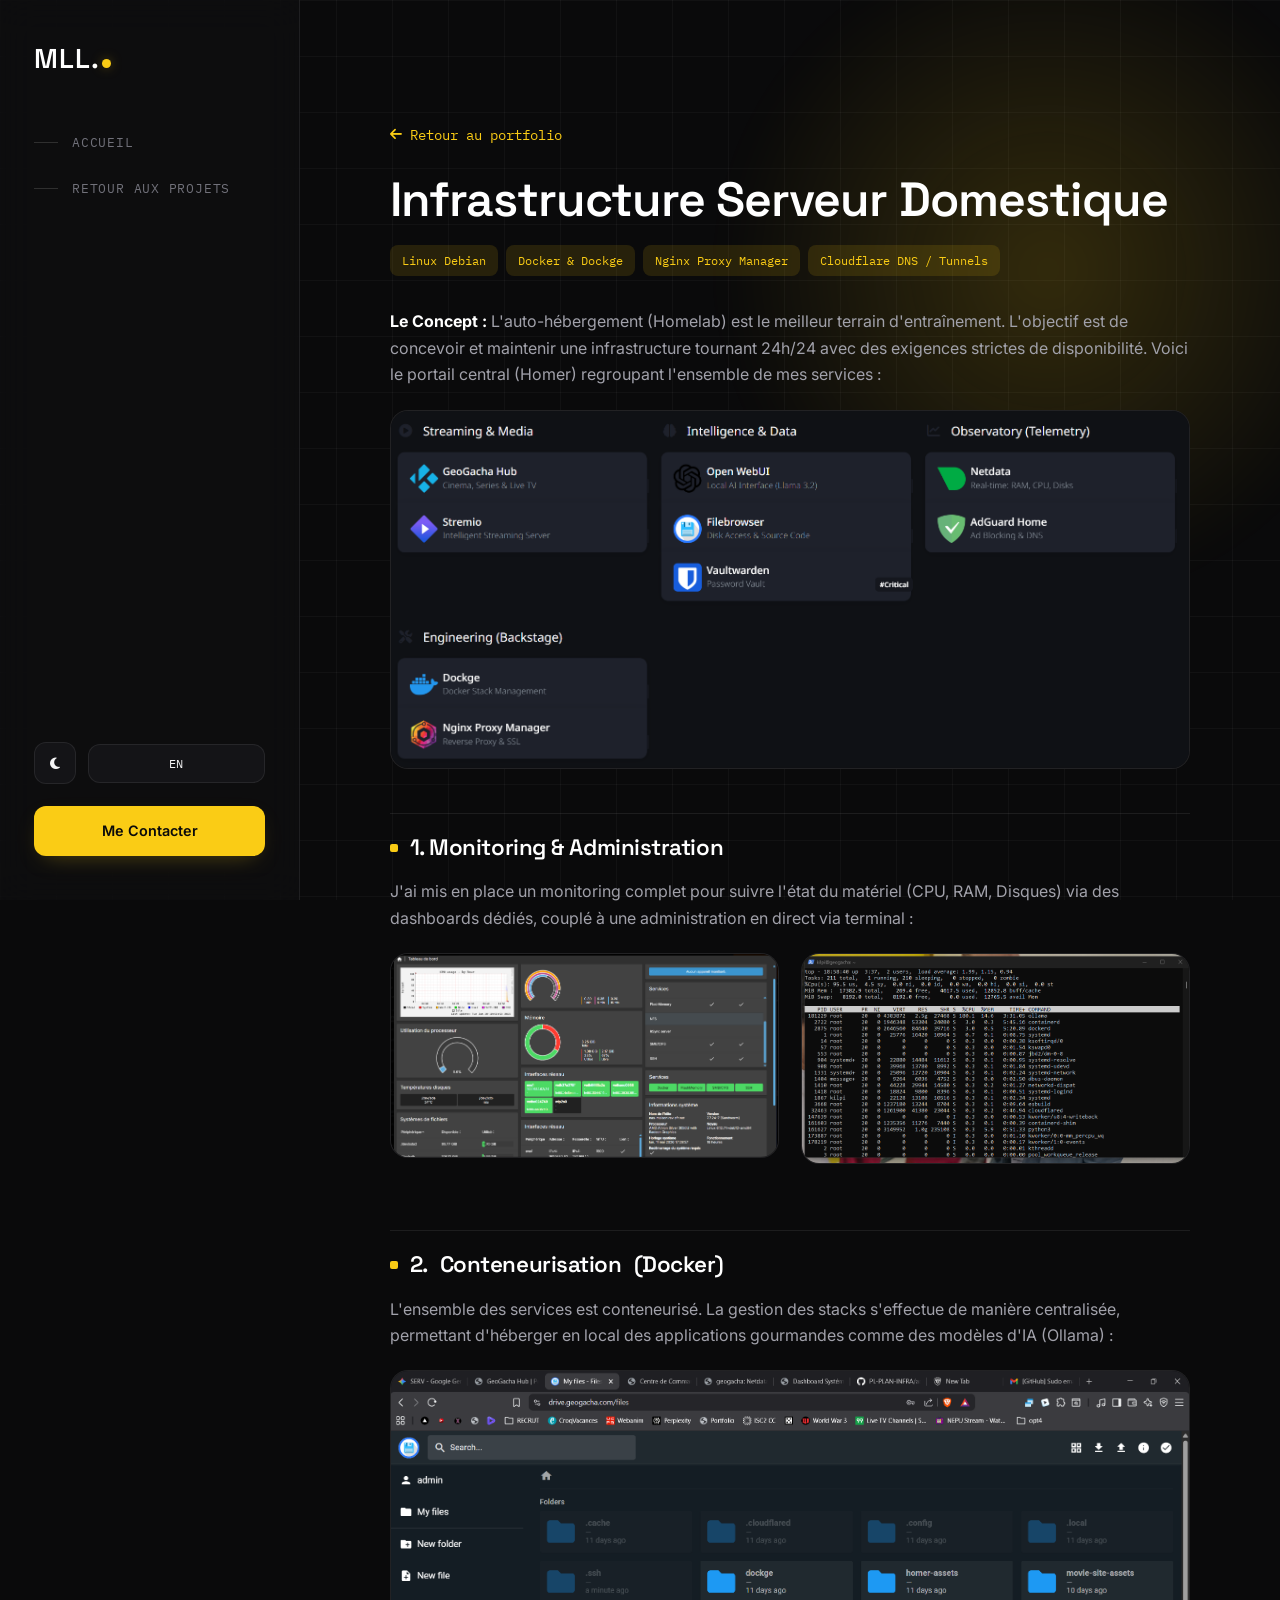
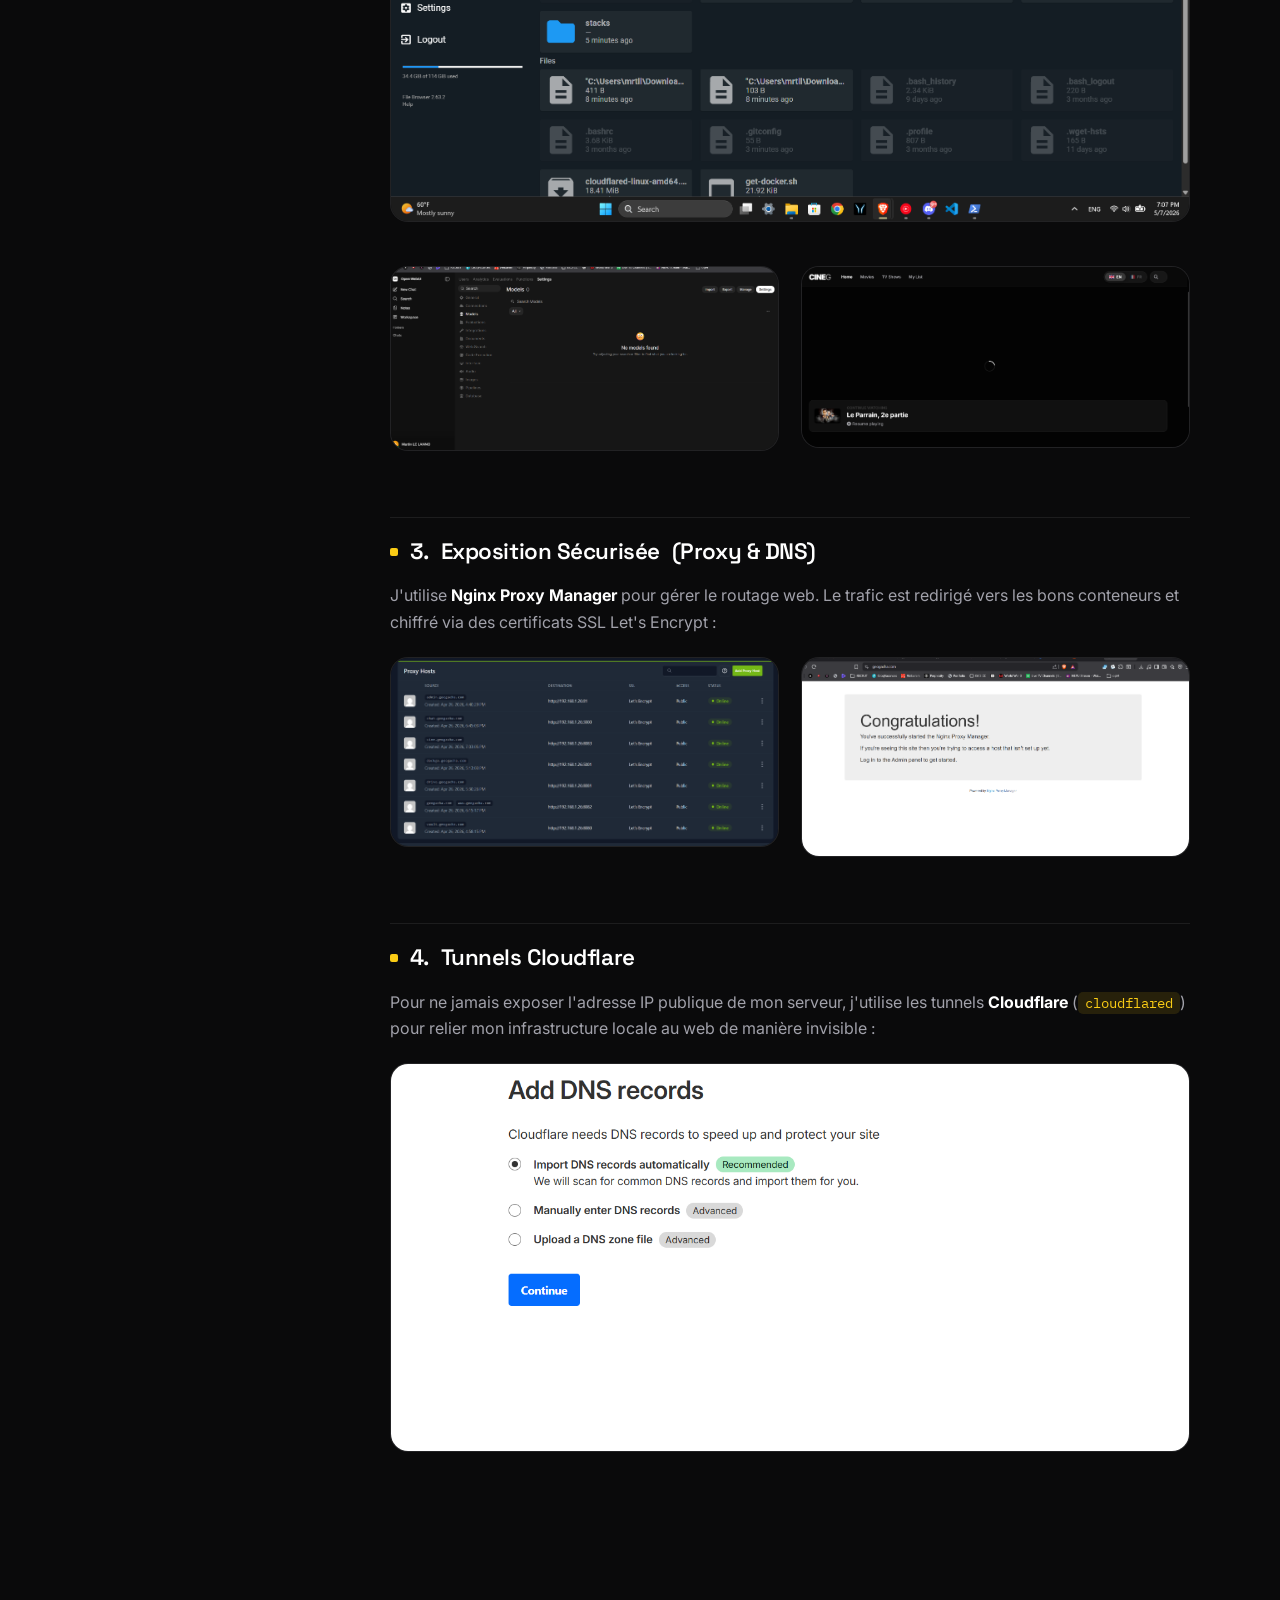
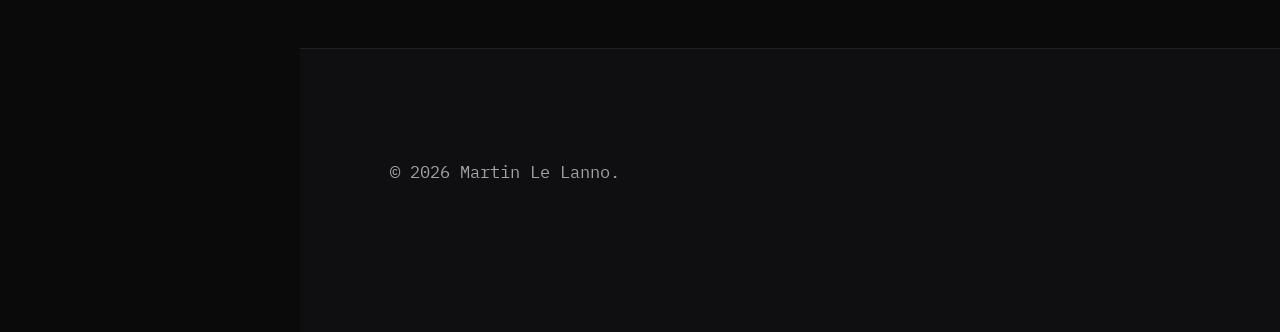
<file: homelab.html>
<!DOCTYPE html>
<html lang="fr">
<head>
    <meta charset="UTF-8">
    <meta name="viewport" content="width=device-width, initial-scale=1.0">
    <title>Infrastructure Homelab | Martin Le Lanno</title>
    <meta name="theme-color" content="#0a0a0b">
    <link rel="stylesheet" href="style.css?v=20">
    <link rel="preconnect" href="https://fonts.googleapis.com">
    <link rel="preconnect" href="https://fonts.gstatic.com" crossorigin>
    <link href="https://fonts.googleapis.com/css2?family=Space+Grotesk:wght@400;500;600;700&family=Inter:wght@300;400;500;600&family=IBM+Plex+Mono:wght@400;500&display=swap" rel="stylesheet">
    <link rel="stylesheet" href="https://cdnjs.cloudflare.com/ajax/libs/font-awesome/6.4.0/css/all.min.css">
</head>
<body>

    <div class="scroll-progress"></div>
    <nav class="navbar">
        <div class="nav-header">
            <div class="logo">MLL.</div>
            <div class="burger">
                <div class="line1"></div>
                <div class="line2"></div>
                <div class="line3"></div>
            </div>
        </div>
        <div class="nav-content">
            <ul class="nav-links">
                <li><a href="index.html#home"><span class="fr">Accueil</span><span class="en">Home</span></a></li>
                <li><a href="index.html#projets"><span class="fr">Retour aux Projets</span><span class="en">Back to Projects</span></a></li>
            </ul>
            <div class="nav-actions">
                <div class="nav-actions-top">
                    <button class="btn-icon" onclick="toggleTheme()" aria-label="Toggle Dark/Light Mode" id="theme-toggle">
                        <i class="fas fa-moon"></i>
                    </button>
                    <button class="btn-lang" onclick="toggleLanguage()">
                        <span class="fr">EN</span><span class="en">FR</span>
                    </button>
                </div>
                <a href="index.html#contact" class="btn-contact"><span class="fr">Me Contacter</span><span class="en">Contact Me</span></a>
            </div>
        </div>
    </nav>

    <section style="padding-top: 60px;">
        <div class="project-detail-hero">
            <a href="index.html#projets" class="back-link"><i class="fas fa-arrow-left"></i> <span class="fr">Retour au portfolio</span><span class="en">Back to portfolio</span></a>
            <h1 class="section-title" style="margin-bottom: 1rem;"><span class="fr">Infrastructure Serveur Domestique</span><span class="en">Home Server Infrastructure</span></h1>
            <div class="tech-tags" style="justify-content: flex-start; margin-bottom: 2rem;">
                <span>Linux Debian</span>
                <span>Docker & Dockge</span>
                <span>Nginx Proxy Manager</span>
                <span>Cloudflare DNS / Tunnels</span>
            </div>
        </div>

        <div class="project-body">

            <p>
                <strong><span class="fr">Le Concept :</span><span class="en">The Concept:</span></strong>
                <span class="fr">L'auto-hébergement (Homelab) est le meilleur terrain d'entraînement. L'objectif est de concevoir et maintenir une infrastructure tournant 24h/24 avec des exigences strictes de disponibilité. Voici le portail central (Homer) regroupant l'ensemble de mes services :</span>
                <span class="en">Self-hosting (Homelab) is the best training ground. The goal is to design and maintain a 24/7 infrastructure with strict availability requirements. Here is the central portal (Homer) gathering all my services:</span>
            </p>

            <div class="img-block">
                <img loading="lazy" src="images/homer.png" alt="Portail Homer">
            </div>

            <h3>1. Monitoring & Administration</h3>
            <p>
                <span class="fr">J'ai mis en place un monitoring complet pour suivre l'état du matériel (CPU, RAM, Disques) via des dashboards dédiés, couplé à une administration en direct via terminal :</span>
                <span class="en">I set up comprehensive monitoring to track hardware status (CPU, RAM, Disks) via dedicated dashboards, coupled with live terminal administration:</span>
            </p>

            <div class="grid-2">
                <div class="img-block" data-reveal><img loading="lazy" src="images/dashboard.png" alt="Dashboard"></div>
                <div class="img-block" data-reveal><img loading="lazy" src="images/term.png" alt="Terminal htop"></div>
            </div>

            <h3>2. <span class="fr">Conteneurisation</span><span class="en">Containerization</span> (Docker)</h3>
            <p>
                <span class="fr">L'ensemble des services est conteneurisé. La gestion des stacks s'effectue de manière centralisée, permettant d'héberger en local des applications gourmandes comme des modèles d'IA (Ollama) :</span>
                <span class="en">All services are containerized. Stack management is centralized, allowing local hosting of demanding applications like AI models (Ollama):</span>
            </p>

            <div class="grid-2">
                <div class="img-block" style="grid-column: 1 / -1;">
                    <img loading="lazy" src="images/drive.png" alt="Docker files">
                </div>
                <div class="img-block" data-reveal><img loading="lazy" src="images/ai.png" alt="Local AI"></div>
                <div class="img-block" data-reveal><img loading="lazy" src="images/cine.png" alt="Streaming platform"></div>
            </div>

            <h3>3. <span class="fr">Exposition Sécurisée</span><span class="en">Secure Exposure</span> (Proxy & DNS)</h3>
            <p>
                <span class="fr">J'utilise <strong>Nginx Proxy Manager</strong> pour gérer le routage web. Le trafic est redirigé vers les bons conteneurs et chiffré via des certificats SSL Let's Encrypt :</span>
                <span class="en">I use <strong>Nginx Proxy Manager</strong> to handle web routing. Traffic is redirected to the right containers and encrypted via Let's Encrypt SSL certificates:</span>
            </p>

            <div class="grid-2">
                <div class="img-block" data-reveal><img loading="lazy" src="images/firstproxy.png" alt="Nginx config"></div>
                <div class="img-block" data-reveal><img loading="lazy" src="images/congratsnginx.png" alt="Nginx success"></div>
            </div>

            <h3>4. <span class="fr">Tunnels Cloudflare</span><span class="en">Cloudflare Tunnels</span></h3>
            <p>
                <span class="fr">Pour ne jamais exposer l'adresse IP publique de mon serveur, j'utilise les tunnels <strong>Cloudflare</strong> (<code>cloudflared</code>) pour relier mon infrastructure locale au web de manière invisible :</span>
                <span class="en">To never expose my server's public IP, I use <strong>Cloudflare</strong> tunnels (<code>cloudflared</code>) to connect my local infrastructure to the web invisibly:</span>
            </p>

            <div class="img-block">
                <img loading="lazy" src="images/dns.png" alt="Cloudflare DNS">
            </div>

        </div>
    </section>

    <footer id="contact" style="margin-top: 4rem;">
        <div class="footer-content">
            <p class="copyright">© 2026 Martin Le Lanno.</p>
        </div>
    </footer>

    <button class="to-top" aria-label="Retour en haut"><i class="fas fa-arrow-up"></i></button>

    <script src="main.js?v=20"></script>
</body>
</html>
</file>
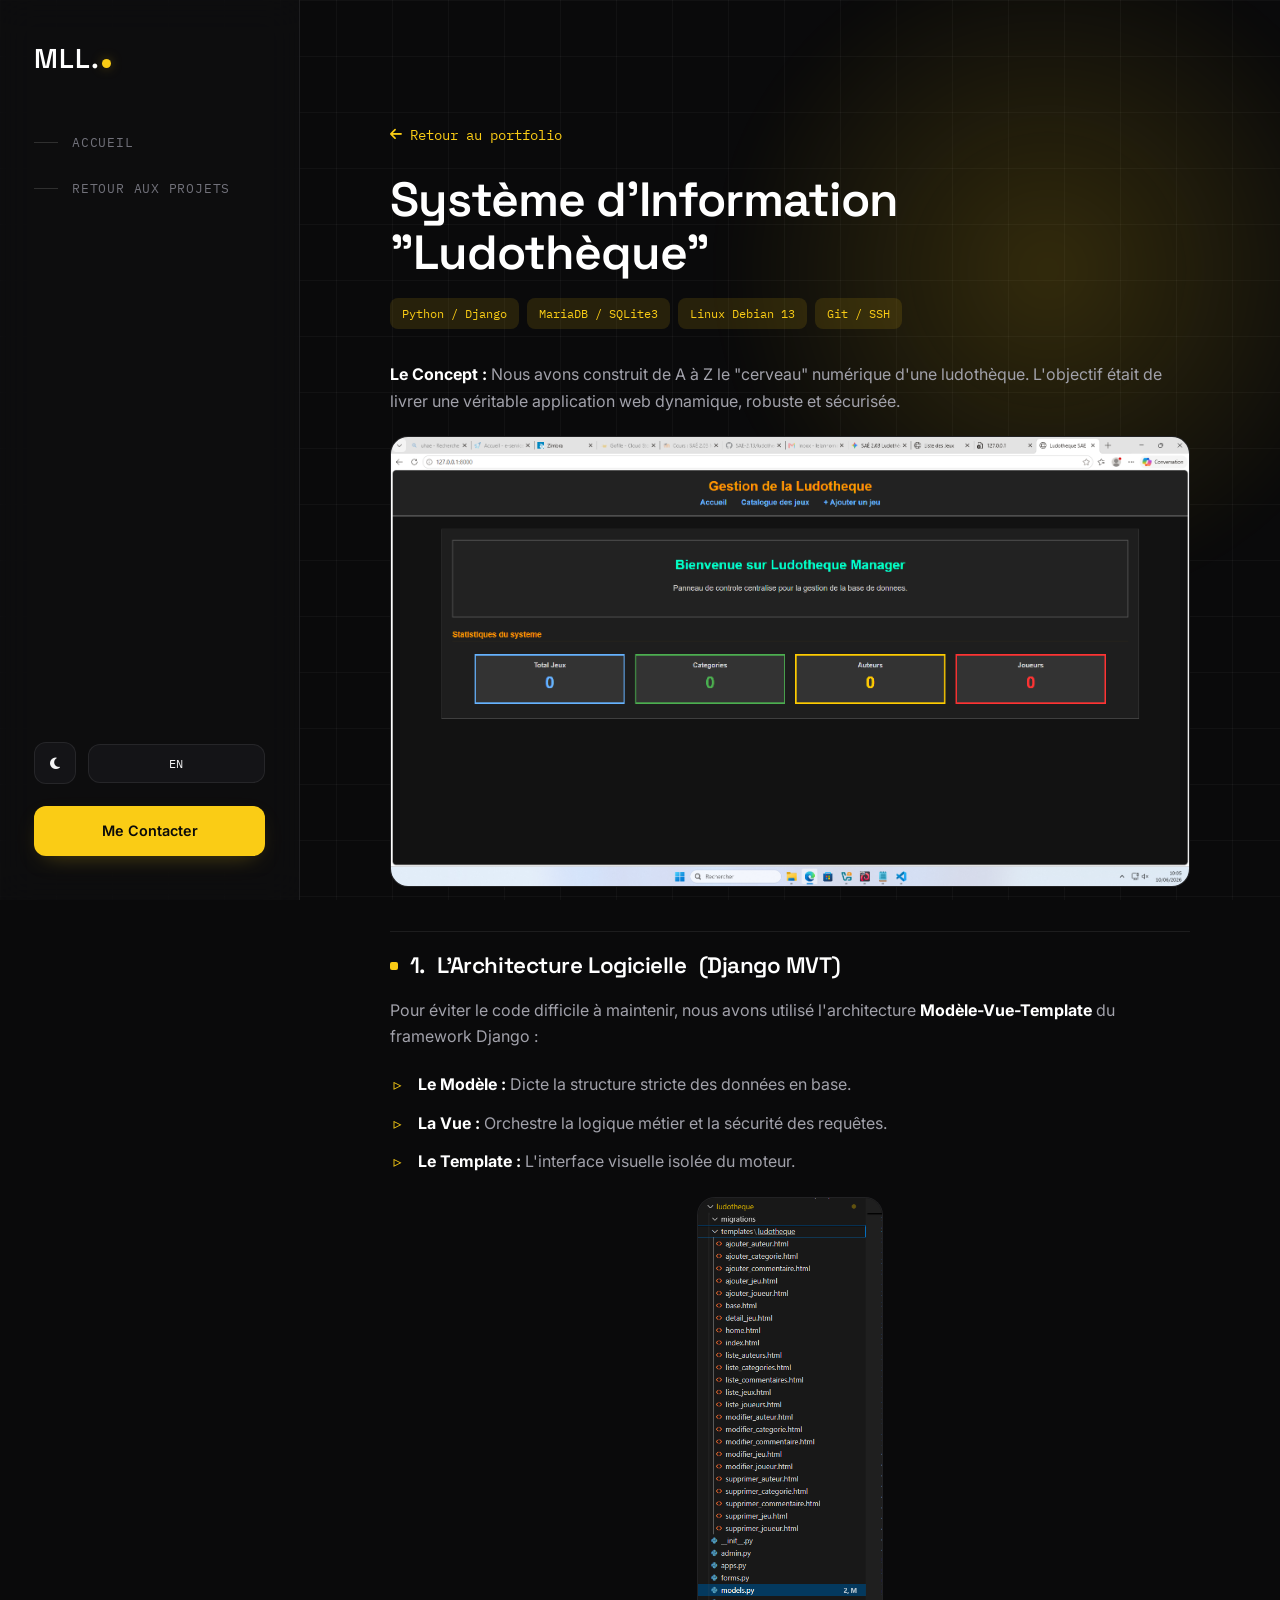
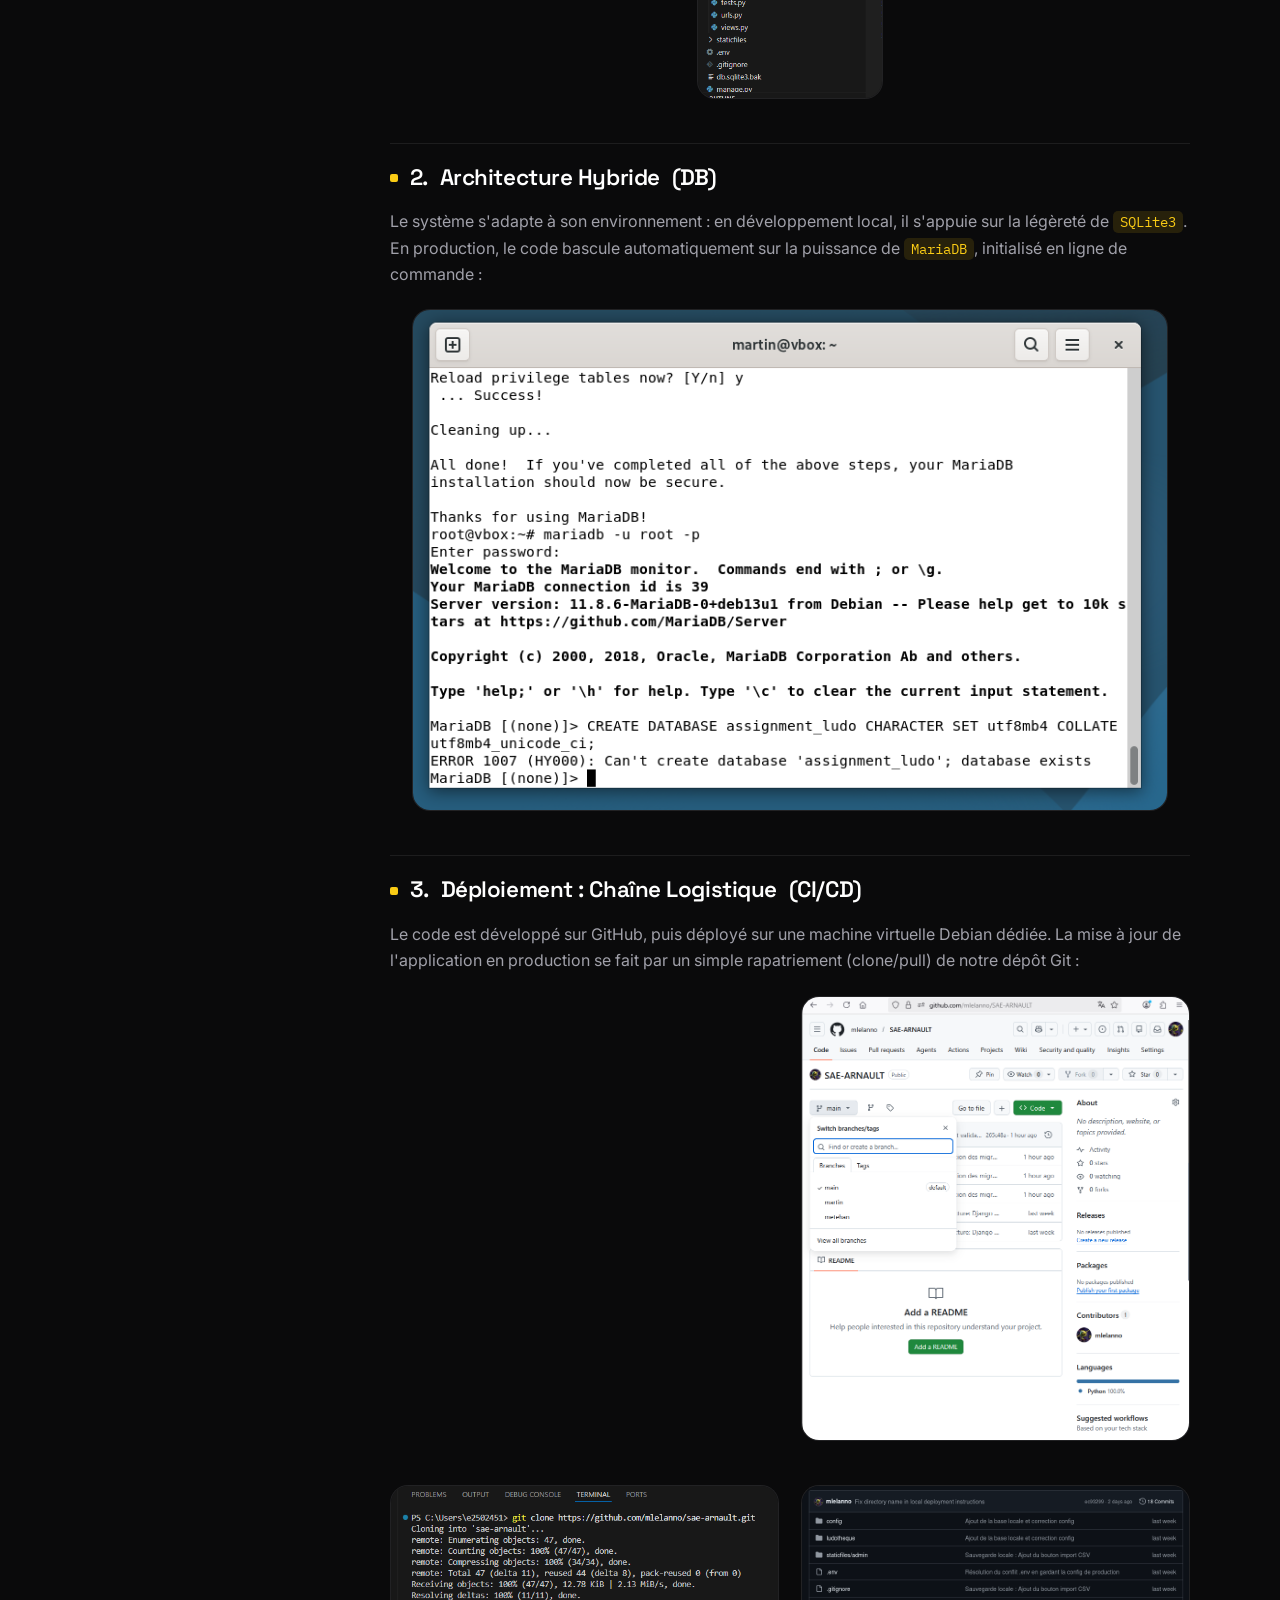
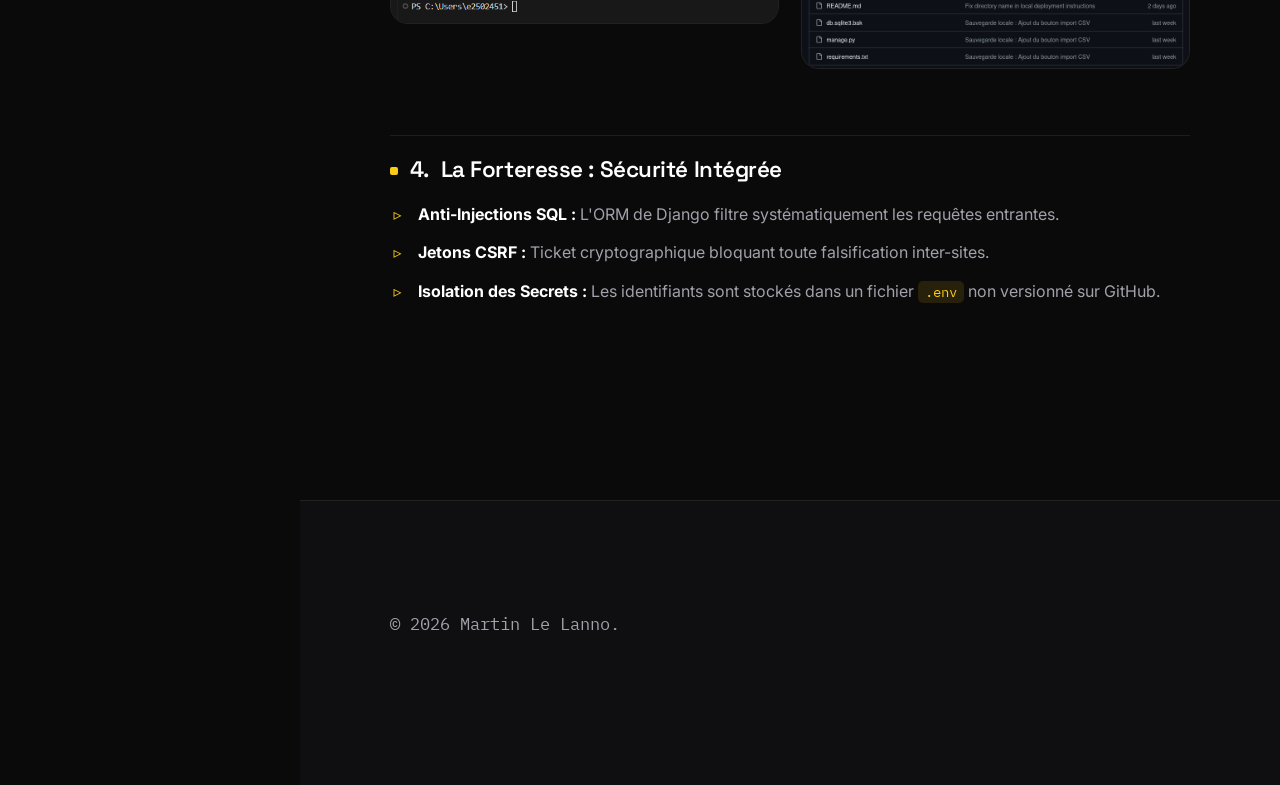
<file: ludotheque.html>
<!DOCTYPE html>
<html lang="fr">
<head>
    <meta charset="UTF-8">
    <meta name="viewport" content="width=device-width, initial-scale=1.0">
    <title>SAE 2.03 Ludothèque | Martin Le Lanno</title>
    <meta name="theme-color" content="#0a0a0b">
    <link rel="stylesheet" href="style.css?v=20">
    <link rel="preconnect" href="https://fonts.googleapis.com">
    <link rel="preconnect" href="https://fonts.gstatic.com" crossorigin>
    <link href="https://fonts.googleapis.com/css2?family=Space+Grotesk:wght@400;500;600;700&family=Inter:wght@300;400;500;600&family=IBM+Plex+Mono:wght@400;500&display=swap" rel="stylesheet">
    <link rel="stylesheet" href="https://cdnjs.cloudflare.com/ajax/libs/font-awesome/6.4.0/css/all.min.css">
</head>
<body>

    <div class="scroll-progress"></div>
    <nav class="navbar">
        <div class="nav-header">
            <div class="logo">MLL.</div>
            <div class="burger">
                <div class="line1"></div>
                <div class="line2"></div>
                <div class="line3"></div>
            </div>
        </div>
        <div class="nav-content">
            <ul class="nav-links">
                <li><a href="index.html#home"><span class="fr">Accueil</span><span class="en">Home</span></a></li>
                <li><a href="index.html#projets"><span class="fr">Retour aux Projets</span><span class="en">Back to Projects</span></a></li>
            </ul>
            <div class="nav-actions">
                <div class="nav-actions-top">
                    <button class="btn-icon" onclick="toggleTheme()" aria-label="Toggle Dark/Light Mode" id="theme-toggle">
                        <i class="fas fa-moon"></i>
                    </button>
                    <button class="btn-lang" onclick="toggleLanguage()">
                        <span class="fr">EN</span><span class="en">FR</span>
                    </button>
                </div>
                <a href="index.html#contact" class="btn-contact"><span class="fr">Me Contacter</span><span class="en">Contact Me</span></a>
            </div>
        </div>
    </nav>

    <section style="padding-top: 60px;">
        <div class="project-detail-hero">
            <a href="index.html#projets" class="back-link"><i class="fas fa-arrow-left"></i> <span class="fr">Retour au portfolio</span><span class="en">Back to portfolio</span></a>
            <h1 class="section-title" style="margin-bottom: 1rem;"><span class="fr">Système d'Information "Ludothèque"</span><span class="en">"Ludothèque" Information System</span></h1>
            <div class="tech-tags" style="justify-content: flex-start; margin-bottom: 2rem;">
                <span>Python / Django</span>
                <span>MariaDB / SQLite3</span>
                <span>Linux Debian 13</span>
                <span>Git / SSH</span>
            </div>
        </div>

        <div class="project-body">

            <p>
                <strong><span class="fr">Le Concept :</span><span class="en">The Concept:</span></strong>
                <span class="fr">Nous avons construit de A à Z le "cerveau" numérique d'une ludothèque. L'objectif était de livrer une véritable application web dynamique, robuste et sécurisée.</span>
                <span class="en">We built the digital "brain" of a board game rental company from scratch. The objective was to deliver a truly dynamic, robust, and secure web application.</span>
            </p>

            <div class="img-block">
                <img loading="lazy" src="images/jeux.png" alt="Dashboard Ludothèque">
            </div>

            <h3>1. <span class="fr">L'Architecture Logicielle</span><span class="en">Software Architecture</span> (Django MVT)</h3>
            <p>
                <span class="fr">Pour éviter le code difficile à maintenir, nous avons utilisé l'architecture <strong>Modèle-Vue-Template</strong> du framework Django :</span>
                <span class="en">To avoid hard-to-maintain code, we used the <strong>Model-View-Template</strong> architecture of the Django framework:</span>
            </p>
            <ul>
                <li><strong><span class="fr">Le Modèle</span><span class="en">The Model</span> :</strong> <span class="fr">Dicte la structure stricte des données en base.</span><span class="en">Dictates the strict structure of database records.</span></li>
                <li><strong><span class="fr">La Vue</span><span class="en">The View</span> :</strong> <span class="fr">Orchestre la logique métier et la sécurité des requêtes.</span><span class="en">Orchestrates business logic and request security.</span></li>
                <li><strong><span class="fr">Le Template</span><span class="en">The Template</span> :</strong> <span class="fr">L'interface visuelle isolée du moteur.</span><span class="en">The visual interface isolated from the engine.</span></li>
            </ul>

            <div class="img-block img-block--small">
                <img loading="lazy" src="images/cruds.png" alt="Fichiers CRUD">
            </div>

            <h3>2. <span class="fr">Architecture Hybride</span><span class="en">Hybrid Architecture</span> (DB)</h3>
            <p>
                <span class="fr">Le système s'adapte à son environnement : en développement local, il s'appuie sur la légèreté de <code>SQLite3</code>. En production, le code bascule automatiquement sur la puissance de <code>MariaDB</code>, initialisé en ligne de commande :</span>
                <span class="en">The system adapts to its environment: in local development, it relies on the lightweight <code>SQLite3</code>. In production, the code automatically switches to the power of <code>MariaDB</code>, initialized via command line:</span>
            </p>

            <div class="img-block">
                <img loading="lazy" src="images/mariadb.png" alt="MariaDB Terminal">
            </div>

            <h3>3. <span class="fr">Déploiement : Chaîne Logistique</span><span class="en">Deployment: Supply Chain</span> (CI/CD)</h3>
            <p>
                <span class="fr">Le code est développé sur GitHub, puis déployé sur une machine virtuelle Debian dédiée. La mise à jour de l'application en production se fait par un simple rapatriement (clone/pull) de notre dépôt Git :</span>
                <span class="en">The code is developed on GitHub, then deployed on a dedicated Debian virtual machine. The application update in production is done by simply pulling our Git repository:</span>
            </p>

            <div class="grid-2">
                <div class="img-block" data-reveal><img loading="lazy" src="images/debian13fr.png" alt="VM Debian"></div>
                <div class="img-block" data-reveal><img loading="lazy" src="images/branches.png" alt="Git Branches"></div>
                <div class="img-block" data-reveal><img loading="lazy" src="images/imagedldjango.png" alt="Git Clone"></div>
                <div class="img-block" data-reveal><img loading="lazy" src="images/github.png" alt="Git Log"></div>
            </div>

            <h3>4. <span class="fr">La Forteresse : Sécurité Intégrée</span><span class="en">The Fortress: Built-in Security</span></h3>
            <ul>
                <li><strong>Anti-Injections SQL :</strong> <span class="fr">L'ORM de Django filtre systématiquement les requêtes entrantes.</span><span class="en">Django's ORM systematically filters incoming requests.</span></li>
                <li><strong><span class="fr">Jetons</span><span class="en">Tokens</span> CSRF :</strong> <span class="fr">Ticket cryptographique bloquant toute falsification inter-sites.</span><span class="en">Cryptographic ticket blocking any cross-site request forgery.</span></li>
                <li><strong><span class="fr">Isolation des Secrets</span><span class="en">Secret Isolation</span> :</strong> <span class="fr">Les identifiants sont stockés dans un fichier <code>.env</code> non versionné sur GitHub.</span><span class="en">Credentials are stored in a <code>.env</code> file, completely hidden from GitHub.</span></li>
            </ul>

        </div>
    </section>

    <footer id="contact" style="margin-top: 4rem;">
        <div class="footer-content">
            <p class="copyright">© 2026 Martin Le Lanno.</p>
        </div>
    </footer>

    <button class="to-top" aria-label="Retour en haut"><i class="fas fa-arrow-up"></i></button>

    <script src="main.js?v=20"></script>
</body>
</html>
</file>
<file: style.css>
/* =====================================================================
   Martin Le Lanno — Portfolio
   Premium minimalist redesign · yellow accent · light + dark
   ===================================================================== */

/* ---------------- Design tokens ---------------- */
:root,
:root[data-theme="dark"] {
  --bg: #0a0a0b;
  --bg-soft: #0f0f11;
  --card: #141417;
  --card-hover: #18181c;
  --text: #f4f4f5;
  --text-strong: #ffffff;
  --muted: #a1a1aa;
  --faint: #71717a;
  --accent: #facc15;
  --accent-soft: rgba(250, 204, 21, 0.12);
  --accent-text: #0a0a0b;
  --border: rgba(255, 255, 255, 0.08);
  --border-strong: rgba(255, 255, 255, 0.14);
  --glass: rgba(15, 15, 17, 0.7);
  --grid-line: rgba(255, 255, 255, 0.035);
  --shadow: 0 24px 60px -20px rgba(0, 0, 0, 0.7);
  --glow: rgba(250, 204, 21, 0.35);

  --font-heading: "Space Grotesk", system-ui, sans-serif;
  --font-body: "Inter", system-ui, sans-serif;
  --font-mono: "IBM Plex Mono", ui-monospace, monospace;

  --sidebar: 300px;
  --ease: cubic-bezier(0.22, 1, 0.36, 1);
  --radius: 18px;
}

:root[data-theme="light"] {
  --bg: #fbfbf9;
  --bg-soft: #f4f4f1;
  --card: #ffffff;
  --card-hover: #ffffff;
  --text: #18181b;
  --text-strong: #09090b;
  --muted: #52525b;
  --faint: #71717a;
  --accent: #d97706;
  --accent-soft: rgba(217, 119, 6, 0.1);
  --accent-text: #ffffff;
  --border: rgba(0, 0, 0, 0.09);
  --border-strong: rgba(0, 0, 0, 0.16);
  --glass: rgba(251, 251, 249, 0.72);
  --grid-line: rgba(0, 0, 0, 0.04);
  --shadow: 0 24px 60px -28px rgba(24, 24, 27, 0.25);
  --glow: rgba(217, 119, 6, 0.25);
}

* {
  margin: 0;
  padding: 0;
  box-sizing: border-box;
}

html {
  scroll-behavior: smooth;
  scroll-padding-top: 40px;
}

body {
  font-family: var(--font-body);
  background-color: var(--bg);
  color: var(--text);
  line-height: 1.65;
  -webkit-font-smoothing: antialiased;
  text-rendering: optimizeLegibility;
  overflow-x: hidden;
  padding-left: var(--sidebar);
  position: relative;
  transition: background-color 0.4s var(--ease), color 0.4s var(--ease);
}

/* subtle animated grid + glow backdrop */
body::before {
  content: "";
  position: fixed;
  inset: 0;
  z-index: -2;
  background-image: linear-gradient(var(--grid-line) 1px, transparent 1px),
    linear-gradient(90deg, var(--grid-line) 1px, transparent 1px);
  background-size: 56px 56px;
  pointer-events: none;
}

body::after {
  content: "";
  position: fixed;
  top: -10%;
  right: -10%;
  width: 60vw;
  height: 60vw;
  max-width: 720px;
  max-height: 720px;
  z-index: -2;
  background: radial-gradient(circle, var(--glow), transparent 65%);
  opacity: 0.5;
  filter: blur(20px);
  pointer-events: none;
  animation: floatGlow 16s ease-in-out infinite alternate;
}

@keyframes floatGlow {
  0% { transform: translate(0, 0) scale(1); }
  100% { transform: translate(-6%, 8%) scale(1.15); }
}

a { text-decoration: none; color: inherit; }
li { list-style: none; }
img { max-width: 100%; display: block; }

html[lang="fr"] .en { display: none !important; }
html[lang="en"] .fr { display: none !important; }

::selection {
  background: var(--accent);
  color: var(--accent-text);
}

/* custom scrollbar */
::-webkit-scrollbar { width: 10px; }
::-webkit-scrollbar-track { background: var(--bg); }
::-webkit-scrollbar-thumb {
  background: var(--border-strong);
  border-radius: 10px;
  border: 2px solid var(--bg);
}
::-webkit-scrollbar-thumb:hover { background: var(--accent); }

h1, h2, h3, h4, .logo {
  font-family: var(--font-heading);
  font-weight: 600;
  letter-spacing: -0.02em;
  color: var(--text-strong);
  line-height: 1.1;
}

code,
.tech-tags span,
.tag,
.card-header span,
.badge,
.date,
.metrics-row,
.eyebrow,
.cv-item-date {
  font-family: var(--font-mono);
}

/* ---------------- Scroll progress ---------------- */
.scroll-progress {
  position: fixed;
  top: 0;
  left: 0;
  height: 3px;
  width: 100%;
  background: linear-gradient(90deg, var(--accent), color-mix(in srgb, var(--accent) 60%, #fff));
  transform-origin: 0 50%;
  transform: scaleX(0);
  z-index: 2000;
  box-shadow: 0 0 12px var(--glow);
}

/* ---------------- Sidebar navigation ---------------- */
.navbar {
  position: fixed;
  top: 0;
  left: 0;
  width: var(--sidebar);
  height: 100vh;
  background: var(--glass);
  -webkit-backdrop-filter: blur(18px);
  backdrop-filter: blur(18px);
  border-right: 1px solid var(--border);
  display: flex;
  flex-direction: column;
  padding: 44px 34px;
  z-index: 1000;
  overflow-y: auto;
}

.nav-header {
  display: flex;
  justify-content: space-between;
  align-items: center;
  width: 100%;
  margin-bottom: 48px;
}

.logo {
  font-size: 1.7rem;
  letter-spacing: 1px;
  color: var(--text-strong);
  position: relative;
}
.logo::after {
  content: "";
  display: inline-block;
  width: 9px;
  height: 9px;
  margin-left: 2px;
  border-radius: 50%;
  background: var(--accent);
  box-shadow: 0 0 12px var(--glow);
  animation: pulse 2.4s ease-in-out infinite;
}
@keyframes pulse {
  0%, 100% { opacity: 1; transform: scale(1); }
  50% { opacity: 0.5; transform: scale(0.8); }
}

.burger { display: none; cursor: pointer; z-index: 1100; }
.burger div {
  width: 26px;
  height: 2px;
  background: var(--text);
  margin: 6px 0;
  transition: 0.3s var(--ease);
  border-radius: 2px;
}
.burger.toggle .line1 { transform: rotate(45deg) translate(5px, 6px); }
.burger.toggle .line2 { opacity: 0; }
.burger.toggle .line3 { transform: rotate(-45deg) translate(5px, -6px); }

.nav-content {
  display: flex;
  flex-direction: column;
  justify-content: space-between;
  flex-grow: 1;
}

.nav-links { display: flex; flex-direction: column; gap: 4px; }
.nav-links li a {
  display: flex;
  align-items: center;
  gap: 14px;
  padding: 10px 0;
  font-family: var(--font-mono);
  font-size: 0.82rem;
  letter-spacing: 0.06em;
  text-transform: uppercase;
  color: var(--faint);
  transition: color 0.3s var(--ease);
}
.nav-links li a::before {
  content: "";
  width: 24px;
  height: 1px;
  background: var(--border-strong);
  transition: width 0.3s var(--ease), background 0.3s var(--ease);
}
.nav-links li a:hover,
.nav-links li a.active {
  color: var(--text-strong);
}
.nav-links li a:hover::before,
.nav-links li a.active::before {
  width: 44px;
  background: var(--accent);
}

.nav-actions { display: flex; flex-direction: column; gap: 22px; margin-top: 32px; }
.nav-actions-top { display: flex; align-items: center; gap: 12px; }

.btn-icon {
  width: 42px;
  height: 42px;
  display: grid;
  place-items: center;
  border: 1px solid var(--border);
  background: var(--card);
  color: var(--text);
  border-radius: 12px;
  cursor: pointer;
  transition: 0.3s var(--ease);
}
.btn-icon:hover {
  border-color: var(--accent);
  color: var(--accent);
  transform: translateY(-2px);
}

.btn-lang {
  flex: 1;
  padding: 11px 12px;
  border: 1px solid var(--border);
  background: var(--card);
  color: var(--text);
  border-radius: 12px;
  cursor: pointer;
  font-family: var(--font-mono);
  font-size: 0.74rem;
  letter-spacing: 0.08em;
  transition: 0.3s var(--ease);
}
.btn-lang:hover { border-color: var(--accent); color: var(--accent); }

.btn-contact {
  text-align: center;
  padding: 13px;
  background: var(--accent);
  color: var(--accent-text);
  border-radius: 12px;
  font-weight: 600;
  font-size: 0.9rem;
  transition: 0.3s var(--ease);
  box-shadow: 0 8px 24px -10px var(--glow);
}
.btn-contact:hover { transform: translateY(-2px); box-shadow: 0 14px 30px -10px var(--glow); }

.nav-socials { display: flex; gap: 16px; margin-top: 26px; font-size: 1.1rem; }
.nav-socials a { color: var(--faint); transition: 0.3s var(--ease); }
.nav-socials a:hover { color: var(--accent); transform: translateY(-3px); }

/* ---------------- Layout primitives ---------------- */
section { padding: 110px 7vw; position: relative; }

.eyebrow {
  display: flex;
  width: -moz-fit-content;
  width: fit-content;
  align-items: center;
  gap: 8px;
  font-size: 0.78rem;
  letter-spacing: 0.18em;
  text-transform: uppercase;
  color: var(--accent);
  margin-bottom: 16px;
}
.eyebrow::before {
  content: "";
  width: 26px;
  height: 1px;
  background: var(--accent);
}

.section-title {
  font-size: clamp(1.9rem, 4vw, 3rem);
  margin-bottom: 56px;
  position: relative;
  display: block;
}

/* ---------------- Hero ---------------- */
header#home {
  min-height: 100vh;
  display: flex;
  align-items: center;
  padding: 120px 7vw 80px;
  position: relative;
  overflow: hidden;
}

.hero-content {
  display: grid;
  grid-template-columns: 1.2fr 0.8fr;
  gap: 60px;
  align-items: center;
  width: 100%;
  max-width: 1100px;
}

.badge {
  display: inline-flex;
  align-items: center;
  gap: 9px;
  padding: 8px 16px;
  border: 1px solid var(--border-strong);
  border-radius: 100px;
  font-size: 0.78rem;
  letter-spacing: 0.08em;
  color: var(--text);
  background: var(--card);
  margin-bottom: 28px;
}
.badge i { color: var(--accent); }
.badge::after {
  content: "";
  width: 7px;
  height: 7px;
  border-radius: 50%;
  background: #22c55e;
  box-shadow: 0 0 10px #22c55e;
  animation: pulse 2s infinite;
}

header h1 {
  font-size: clamp(2.8rem, 7vw, 5rem);
  line-height: 0.98;
  margin-bottom: 14px;
  letter-spacing: -0.03em;
}
header h1 .word {
  display: inline-block;
  white-space: nowrap;
  margin-right: 0.22em;
}
header h1 .char {
  display: inline-block;
  opacity: 0;
  transform: translateY(40px) rotate(6deg);
  animation: charIn 0.7s var(--ease) forwards;
}
@keyframes charIn {
  to { opacity: 1; transform: translateY(0) rotate(0); }
}

header h2 {
  font-size: clamp(1.05rem, 2vw, 1.4rem);
  font-weight: 500;
  color: var(--accent);
  font-family: var(--font-mono);
  letter-spacing: -0.01em;
  margin-bottom: 26px;
  min-height: 1.4em;
}

header p {
  color: var(--muted);
  font-size: 1.04rem;
  max-width: 560px;
  margin-bottom: 36px;
}
header p strong { color: var(--text-strong); font-weight: 600; }

.cta-group { display: flex; gap: 16px; flex-wrap: wrap; }

.btn-primary,
.btn-secondary {
  display: inline-flex;
  align-items: center;
  gap: 10px;
  padding: 15px 28px;
  border-radius: 12px;
  font-weight: 600;
  font-size: 0.95rem;
  transition: 0.3s var(--ease);
  cursor: pointer;
}
.btn-primary {
  background: var(--accent);
  color: var(--accent-text);
  box-shadow: 0 12px 30px -12px var(--glow);
}
.btn-primary:hover { transform: translateY(-3px); box-shadow: 0 18px 36px -12px var(--glow); }
.btn-secondary {
  border: 1px solid var(--border-strong);
  color: var(--text);
  background: var(--card);
}
.btn-secondary:hover { border-color: var(--accent); color: var(--accent); transform: translateY(-3px); }

.image-container { position: relative; display: flex; justify-content: center; }
.image-container img {
  width: 100%;
  max-width: 320px;
  border-radius: 24px;
  object-fit: cover;
  border: 1px solid var(--border);
  box-shadow: var(--shadow);
  position: relative;
  z-index: 2;
}
.image-container::before {
  content: "";
  position: absolute;
  inset: -14px;
  border-radius: 30px;
  border: 1px solid var(--accent);
  opacity: 0.4;
  z-index: 1;
  transform: rotate(-3deg);
}

/* ---------------- Stats strip ---------------- */
.stats-strip {
  display: grid;
  grid-template-columns: repeat(4, 1fr);
  gap: 1px;
  background: var(--border);
  border: 1px solid var(--border);
  border-radius: var(--radius);
  overflow: hidden;
  margin-top: 60px;
}
.stat {
  background: var(--bg);
  padding: 28px 24px;
  text-align: center;
}
.stat .num {
  font-family: var(--font-heading);
  font-size: clamp(1.8rem, 3vw, 2.6rem);
  font-weight: 700;
  color: var(--accent);
  line-height: 1;
}
.stat .label {
  font-family: var(--font-mono);
  font-size: 0.72rem;
  letter-spacing: 0.05em;
  text-transform: uppercase;
  color: var(--muted);
  margin-top: 10px;
}

/* ---------------- Marquee ---------------- */
.marquee {
  overflow: hidden;
  border-top: 1px solid var(--border);
  border-bottom: 1px solid var(--border);
  padding: 22px 0;
  -webkit-mask-image: linear-gradient(90deg, transparent, #000 12%, #000 88%, transparent);
  mask-image: linear-gradient(90deg, transparent, #000 12%, #000 88%, transparent);
}
.marquee-track {
  display: flex;
  gap: 56px;
  width: max-content;
  animation: marquee 32s linear infinite;
}
.marquee:hover .marquee-track { animation-play-state: paused; }
.marquee-track span {
  font-family: var(--font-mono);
  font-size: 1rem;
  letter-spacing: 0.04em;
  color: var(--faint);
  display: inline-flex;
  align-items: center;
  gap: 14px;
  white-space: nowrap;
}
.marquee-track span::after { content: "/"; color: var(--accent); }
@keyframes marquee {
  to { transform: translateX(-50%); }
}

/* ---------------- Skills ---------------- */
.skills-grid {
  display: grid;
  grid-template-columns: repeat(auto-fit, minmax(280px, 1fr));
  gap: 24px;
}
.skill-card {
  background: var(--card);
  border: 1px solid var(--border);
  border-radius: var(--radius);
  padding: 32px;
  transition: 0.4s var(--ease);
  position: relative;
  overflow: hidden;
}
.skill-card::before {
  content: "";
  position: absolute;
  top: 0;
  left: 0;
  width: 100%;
  height: 2px;
  background: linear-gradient(90deg, var(--accent), transparent);
  transform: scaleX(0);
  transform-origin: 0;
  transition: transform 0.4s var(--ease);
}
.skill-card:hover {
  border-color: var(--border-strong);
  transform: translateY(-6px);
  box-shadow: var(--shadow);
}
.skill-card:hover::before { transform: scaleX(1); }
.skill-card h3 {
  display: flex;
  align-items: center;
  gap: 12px;
  font-size: 1.2rem;
  margin-bottom: 22px;
}
.accent-icon { color: var(--accent); }
.skill-card ul { display: flex; flex-direction: column; gap: 14px; }
.skill-card li {
  display: flex;
  align-items: center;
  gap: 12px;
  color: var(--muted);
  font-size: 0.95rem;
}
.skill-card li i { width: 20px; text-align: center; color: var(--text); }
.skill-card li strong { color: var(--text-strong); }

/* ---------------- Projects ---------------- */
.projects-grid {
  display: grid;
  grid-template-columns: repeat(auto-fit, minmax(330px, 1fr));
  gap: 28px;
}
.project-card {
  background: var(--card);
  border: 1px solid var(--border);
  border-radius: var(--radius);
  overflow: hidden;
  transition: border-color 0.4s var(--ease), box-shadow 0.4s var(--ease), transform 0.2s var(--ease);
  transform-style: preserve-3d;
  position: relative;
}
.project-card:hover {
  border-color: var(--border-strong);
  box-shadow: var(--shadow);
}
.project-card[data-tilt]::after {
  content: "";
  position: absolute;
  inset: 0;
  background: radial-gradient(280px circle at var(--mx, 50%) var(--my, 50%), var(--accent-soft), transparent 60%);
  opacity: 0;
  transition: opacity 0.4s var(--ease);
  pointer-events: none;
}
.project-card[data-tilt]:hover::after { opacity: 1; }

.project-image-wrapper { overflow: hidden; height: 200px; border-bottom: 1px solid var(--border); }
.project-image {
  width: 100%;
  height: 100%;
  object-fit: cover;
  filter: grayscale(35%);
  transition: transform 0.6s var(--ease), filter 0.6s var(--ease);
}
.project-card:hover .project-image { transform: scale(1.06); filter: grayscale(0); }

.project-content { padding: 28px; }
.card-header {
  display: flex;
  justify-content: space-between;
  align-items: flex-start;
  gap: 14px;
  margin-bottom: 14px;
}
.card-header h3 { font-size: 1.18rem; display: flex; align-items: center; gap: 10px; }
.card-header h3 i { color: var(--accent); font-size: 0.95em; }
.card-header span {
  font-size: 0.72rem;
  color: var(--muted);
  border: 1px solid var(--border);
  padding: 4px 9px;
  border-radius: 100px;
  white-space: nowrap;
}
.project-content > p { color: var(--text); margin-bottom: 16px; }
.project-content > p strong { color: var(--accent); font-weight: 500; }

.details { color: var(--muted); font-size: 0.92rem; }
.metrics-row {
  display: flex;
  flex-wrap: wrap;
  gap: 6px;
  font-size: 0.76rem;
  color: var(--accent);
  margin-bottom: 14px;
  padding-bottom: 14px;
  border-bottom: 1px dashed var(--border);
}

.tech-tags { display: flex; flex-wrap: wrap; gap: 8px; margin-top: 18px; }
.tech-tags span {
  font-size: 0.74rem;
  padding: 5px 11px;
  border-radius: 8px;
  background: var(--accent-soft);
  color: var(--accent);
  border: 1px solid transparent;
  transition: 0.3s var(--ease);
}
.tech-tags span:hover { border-color: var(--accent); }

.btn-project {
  display: inline-flex;
  align-items: center;
  gap: 8px;
  margin-top: 22px;
  font-family: var(--font-mono);
  font-size: 0.85rem;
  color: var(--accent);
  transition: gap 0.3s var(--ease);
}
.btn-project:hover { gap: 14px; }

/* ---------------- Timeline ---------------- */
.timeline { position: relative; max-width: 760px; padding-left: 34px; }
.timeline::before {
  content: "";
  position: absolute;
  left: 6px;
  top: 8px;
  bottom: 8px;
  width: 2px;
  background: linear-gradient(var(--accent), var(--border));
}
.timeline-item { position: relative; padding-bottom: 44px; }
.timeline-item::before {
  content: "";
  position: absolute;
  left: -34px;
  top: 6px;
  width: 14px;
  height: 14px;
  border-radius: 50%;
  background: var(--bg);
  border: 2px solid var(--accent);
  box-shadow: 0 0 0 4px var(--bg), 0 0 14px var(--glow);
}
.timeline-item .date {
  display: inline-block;
  font-size: 0.78rem;
  color: var(--accent);
  margin-bottom: 10px;
  letter-spacing: 0.04em;
}
.timeline .content {
  background: var(--card);
  border: 1px solid var(--border);
  border-radius: var(--radius);
  padding: 26px;
  transition: 0.4s var(--ease);
}
.timeline .content:hover { border-color: var(--border-strong); transform: translateX(6px); }
.school-header { display: flex; align-items: center; gap: 14px; margin-bottom: 10px; }
.school-logo { width: 46px; height: 46px; object-fit: contain; border-radius: 8px; background: #fff; padding: 4px; }
.timeline h3 { font-size: 1.15rem; }
.timeline .content p { color: var(--muted); font-size: 0.92rem; }
.timeline .description { margin-top: 8px; }
.timeline .description strong, .timeline .content p strong { color: var(--text-strong); }
.link-doc {
  display: inline-flex;
  align-items: center;
  gap: 8px;
  margin-top: 14px;
  font-family: var(--font-mono);
  font-size: 0.82rem;
  color: var(--accent);
  cursor: pointer;
}
.link-doc:hover { text-decoration: underline; }

/* ---------------- CV ---------------- */
.cv-section { background: var(--bg-soft); }
.cv-container {
  display: grid;
  grid-template-columns: 300px 1fr;
  gap: 0;
  max-width: 1000px;
  background: var(--card);
  border: 1px solid var(--border);
  border-radius: var(--radius);
  overflow: hidden;
  box-shadow: var(--shadow);
}
.cv-sidebar { background: var(--bg-soft); padding: 36px 28px; border-right: 1px solid var(--border); }
.photo-container { width: 130px; height: 130px; margin: 0 auto 26px; border-radius: 50%; overflow: hidden; border: 2px solid var(--accent); }
.photo-container img { width: 100%; height: 100%; object-fit: cover; }
.cv-block { margin-bottom: 26px; }
.cv-block h3 {
  font-size: 0.82rem;
  text-transform: uppercase;
  letter-spacing: 0.12em;
  color: var(--accent);
  font-family: var(--font-mono);
  margin-bottom: 14px;
  padding-bottom: 8px;
  border-bottom: 1px solid var(--border);
}
.contact-info-cv { display: flex; flex-direction: column; gap: 10px; font-size: 0.84rem; color: var(--muted); word-break: break-word; }
.contact-info-cv i { color: var(--accent); width: 18px; }
.skill-list-cv { display: flex; flex-direction: column; gap: 9px; font-size: 0.86rem; color: var(--muted); }
.skill-list-cv strong { color: var(--text-strong); }

.cv-main { padding: 44px 40px; }
.cv-header { margin-bottom: 24px; padding-bottom: 24px; border-bottom: 1px solid var(--border); }
.cv-header h1 { font-size: 2rem; letter-spacing: 0.02em; }
.cv-header h2 { font-size: 1rem; color: var(--accent); font-family: var(--font-mono); font-weight: 500; margin-top: 6px; }
.cv-intro { color: var(--muted); font-size: 0.95rem; margin-bottom: 30px; }
.cv-intro strong { color: var(--text-strong); }
.cv-section-title {
  font-size: 1.1rem;
  color: var(--text-strong);
  margin: 28px 0 18px;
  display: flex;
  align-items: center;
  gap: 12px;
}
.cv-section-title::before { content: ""; width: 18px; height: 2px; background: var(--accent); }
.cv-item { margin-bottom: 20px; padding-left: 16px; border-left: 2px solid var(--border); }
.cv-item-header { display: flex; justify-content: space-between; gap: 10px; flex-wrap: wrap; }
.cv-item-title { font-weight: 600; color: var(--text-strong); }
.cv-item-date { font-size: 0.78rem; color: var(--accent); }
.cv-item-subtitle { font-size: 0.88rem; color: var(--muted); margin: 3px 0; }
.cv-item-desc { font-size: 0.88rem; color: var(--muted); }
.cv-download-wrapper { margin-top: 32px; }

/* ---------------- Footer / contact ---------------- */
footer#contact {
  padding: 110px 7vw;
  border-top: 1px solid var(--border);
  background: var(--bg-soft);
}
.footer-content { max-width: 720px; }
footer h2 { font-size: clamp(2rem, 5vw, 3.2rem); margin-bottom: 18px; }
footer > .footer-content > p { color: var(--muted); font-size: 1.05rem; margin-bottom: 36px; }
.contact-info-block { display: flex; flex-direction: column; gap: 16px; margin-bottom: 44px; }
.contact-item {
  display: flex;
  align-items: center;
  gap: 16px;
  font-size: 1.05rem;
  padding: 16px 20px;
  border: 1px solid var(--border);
  border-radius: 12px;
  background: var(--card);
  transition: 0.3s var(--ease);
}
.contact-item:hover { border-color: var(--accent); transform: translateX(6px); }
.contact-item i { color: var(--accent); font-size: 1.2rem; width: 24px; }
.copyright { color: var(--faint); font-size: 0.85rem; font-family: var(--font-mono); }

/* ---------------- Case study pages ---------------- */
.project-detail-hero { max-width: 860px; margin: 0 auto; padding: 60px 0 0; }
.back-link {
  display: inline-flex;
  align-items: center;
  gap: 8px;
  font-family: var(--font-mono);
  font-size: 0.85rem;
  color: var(--accent);
  margin-bottom: 28px;
  transition: gap 0.3s var(--ease);
}
.back-link:hover { gap: 14px; }
.project-body { max-width: 860px; margin: 0 auto; }
.project-body p { color: var(--muted); margin-bottom: 22px; font-size: 1rem; }
.project-body p strong { color: var(--text-strong); }
.project-body h3 {
  font-size: 1.4rem;
  margin: 44px 0 18px;
  padding-top: 22px;
  border-top: 1px solid var(--border);
  display: flex;
  align-items: center;
  gap: 12px;
}
.project-body h3::before {
  content: "";
  width: 8px;
  height: 8px;
  background: var(--accent);
  border-radius: 2px;
}
.project-body ul { margin: 0 0 22px; padding-left: 4px; display: flex; flex-direction: column; gap: 12px; }
.project-body ul li { color: var(--muted); padding-left: 24px; position: relative; }
.project-body ul li::before { content: "▹"; position: absolute; left: 0; color: var(--accent); }
.project-body ul li strong { color: var(--text-strong); }
.project-body code {
  background: var(--accent-soft);
  color: var(--accent);
  padding: 2px 7px;
  border-radius: 5px;
  font-size: 0.88em;
}
.img-block {
  border: 1px solid var(--border);
  border-radius: var(--radius);
  overflow: hidden;
  margin-bottom: 22px;
  background: var(--bg-soft);
  transition: 0.4s var(--ease);
  display: flex;
  justify-content: center;
  align-items: center;
  width: fit-content;
  margin-left: auto;
  margin-right: auto;
}
.img-block:hover { border-color: var(--border-strong); transform: translateY(-4px); box-shadow: var(--shadow); }
.img-block img { max-width: 100%; max-height: 500px; object-fit: contain; display: block; }
.img-block--small { max-width: 520px; }
.img-block--small img { width: auto; }
.grid-2 { display: grid; grid-template-columns: repeat(2, 1fr); gap: 22px; align-items: start; }

/* ---------------- Modal ---------------- */
.modal {
  display: none;
  position: fixed;
  inset: 0;
  z-index: 2500;
  background: rgba(0, 0, 0, 0.85);
  -webkit-backdrop-filter: blur(8px);
  backdrop-filter: blur(8px);
  padding: 5vh 5vw;
  place-items: center;
}
.modal.open { display: grid; animation: fadeIn 0.3s var(--ease); }
.modal-content { max-width: 90%; max-height: 90vh; border-radius: 12px; border: 1px solid var(--border-strong); }
.modal .close {
  position: absolute;
  top: 24px;
  right: 34px;
  font-size: 2.4rem;
  color: #fff;
  cursor: pointer;
  line-height: 1;
}
@keyframes fadeIn { from { opacity: 0; } to { opacity: 1; } }

/* ---------------- Back to top ---------------- */
.to-top {
  position: fixed;
  bottom: 28px;
  right: 28px;
  width: 48px;
  height: 48px;
  border-radius: 50%;
  display: grid;
  place-items: center;
  background: var(--accent);
  color: var(--accent-text);
  border: none;
  cursor: pointer;
  opacity: 0;
  transform: translateY(20px);
  pointer-events: none;
  transition: 0.3s var(--ease);
  z-index: 1500;
  box-shadow: 0 10px 24px -8px var(--glow);
}
.to-top.visible { opacity: 1; transform: translateY(0); pointer-events: auto; }
.to-top:hover { transform: translateY(-4px); }

/* ---------------- Reveal animation ---------------- */
[data-reveal] {
  opacity: 0;
  transform: translateY(34px);
  transition: opacity 0.7s var(--ease), transform 0.7s var(--ease);
  transition-delay: var(--delay, 0s);
}
[data-reveal].is-visible { opacity: 1; transform: translateY(0); }

/* ---------------- Responsive ---------------- */
@media (max-width: 1024px) {
  :root { --sidebar: 0px; }
  body { padding-left: 0; }
  body.nav-open { overflow: hidden; }

  .navbar {
    width: 100%;
    height: auto;
    min-height: 72px;
    flex-direction: row;
    align-items: center;
    padding: 16px 24px;
    border-right: none;
    border-bottom: 1px solid var(--border);
    overflow: visible;
  }
  .nav-header { margin-bottom: 0; }
  .burger { display: block; }
  .nav-content {
    position: fixed;
    top: 0;
    right: 0;
    width: min(340px, 85vw);
    height: 100vh;
    background: var(--bg);
    border-left: 1px solid var(--border);
    padding: 96px 36px 36px;
    transform: translateX(110%);
    transition: transform 0.45s var(--ease);
    justify-content: flex-start;
    gap: 30px;
  }
  .nav-content.nav-active { transform: translateX(0); box-shadow: -30px 0 60px -20px rgba(0,0,0,0.5); }
  .nav-links { gap: 6px; }
  .nav-actions { margin-top: 12px; }

  header#home { min-height: auto; padding-top: 120px; }
  .hero-content { grid-template-columns: 1fr; gap: 40px; }
  .image-container { order: -1; }
  .image-container img { max-width: 220px; }
  section { padding: 80px 24px; }
  footer#contact { padding: 80px 24px; }
  .cv-container { grid-template-columns: 1fr; }
  .cv-sidebar { border-right: none; border-bottom: 1px solid var(--border); }
}

@media (max-width: 640px) {
  .stats-strip { grid-template-columns: repeat(2, 1fr); }
  .grid-2 { grid-template-columns: 1fr; }
  .cv-main { padding: 30px 22px; }
  header h1 { font-size: clamp(2.4rem, 12vw, 3.4rem); }
  .card-header { flex-direction: column; }
}

/* ---------------- Reduced motion ---------------- */
@media (prefers-reduced-motion: reduce) {
  *, *::before, *::after {
    animation-duration: 0.001ms !important;
    animation-iteration-count: 1 !important;
    transition-duration: 0.001ms !important;
    scroll-behavior: auto !important;
  }
  header h1 .char { opacity: 1; transform: none; }
}
</file>
